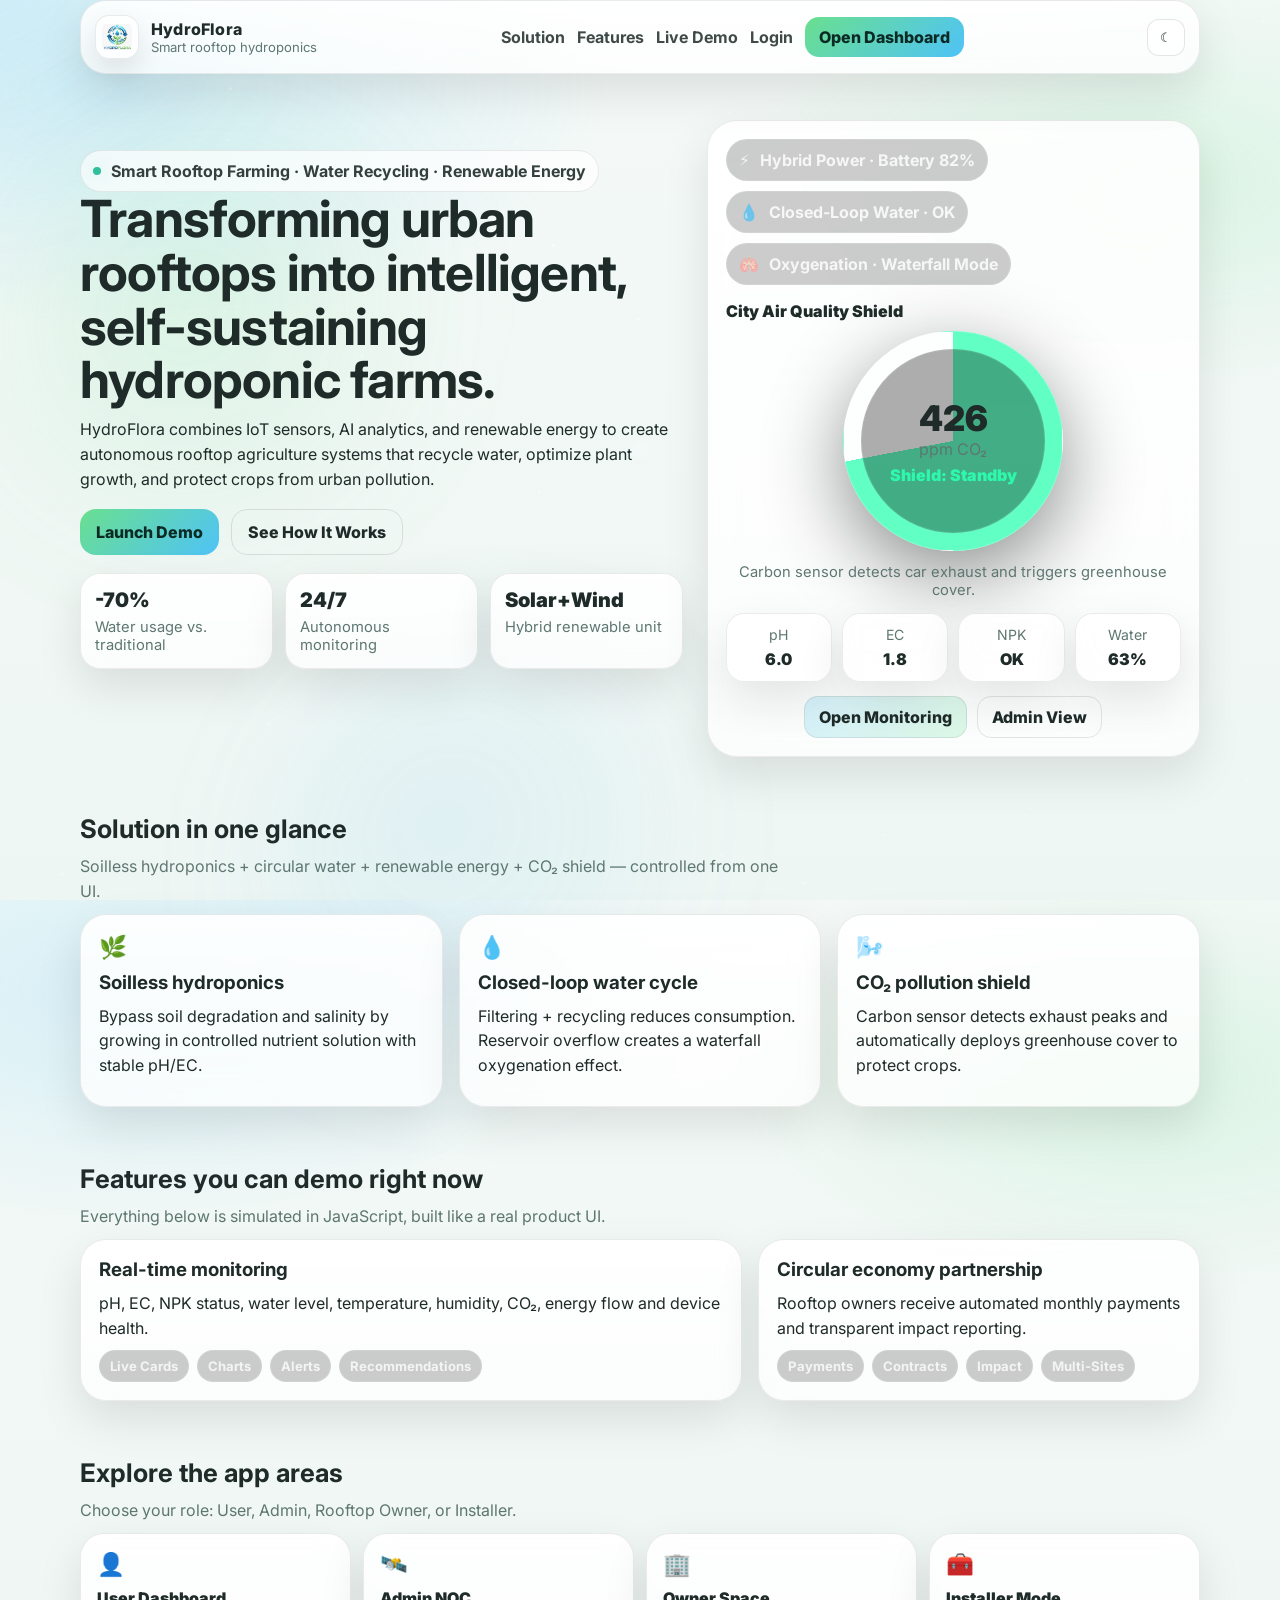
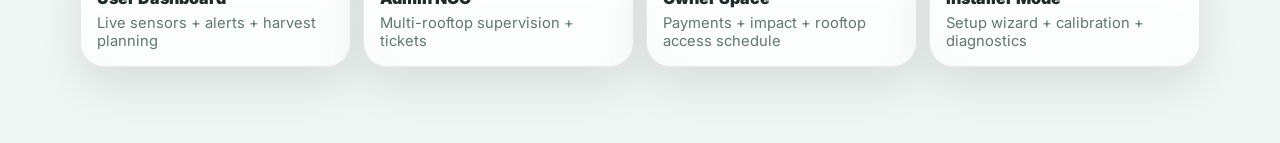
<file: index.html>
<!doctype html>
<html lang="en">
<head>
  <meta charset="utf-8" />
  <meta name="viewport" content="width=device-width,initial-scale=1" />
  <title>HydroFlora — Sustainable Growth, Infinite Greenery</title>

  <link rel="preconnect" href="https://fonts.googleapis.com">
  <link rel="preconnect" href="https://fonts.gstatic.com" crossorigin>
  <link href="https://fonts.googleapis.com/css2?family=Inter:wght@300;400;500;600;700;800&display=swap" rel="stylesheet">

  <link rel="stylesheet" href="assets/css/main.css" />
  <link rel="stylesheet" href="assets/css/components.css" />
  <link rel="stylesheet" href="assets/css/pages/landing.css" />
</head>

<body data-page="landing">
  <div class="bg-orb orb-a"></div>
  <div class="bg-orb orb-b"></div>
  <div class="bg-orb orb-c"></div>
  <canvas id="starfield" aria-hidden="true"></canvas>

  <header class="topbar glass">
    <div class="brand">
      <img class="app-logo" src="img/logo2.png" alt="HydroFlora logo" />
      <div>
        <div class="brand-name">HydroFlora</div>
        <div class="brand-tag">Smart rooftop hydroponics</div>
      </div>
    </div>

    <nav class="nav">
      <a class="nav-link" href="#solution">Solution</a>
      <a class="nav-link" href="#features">Features</a>
      <a class="nav-link" href="#dash">Live Demo</a>
      <a class="nav-link" href="pages/auth/login.html">Login</a>
      <a class="btn btn-primary" href="pages/user/dashboard.html">Open Dashboard</a>
    </nav>

    <button class="icon-btn" id="themeToggle" title="Toggle theme" aria-label="Toggle theme">
      <span class="icon">☾</span>
    </button>
  </header>

  <main class="container hero">
    <section class="hero-left">
      <div class="pill">
          <span class="dot dot-good"></span>
          Smart Rooftop Farming · Water Recycling · Renewable Energy
        </div>

        <h1 class="hero-title">
        Transforming urban rooftops into intelligent,
        self-sustaining hydroponic farms.
        </h1>

        <p>
        HydroFlora combines IoT sensors, AI analytics, and renewable energy
        to create autonomous rooftop agriculture systems that recycle water,
        optimize plant growth, and protect crops from urban pollution.
        </p>

      <div class="hero-cta">
        <a class="btn btn-primary btn-lg" href="pages/user/dashboard.html">Launch Demo</a>
        <a class="btn btn-ghost btn-lg" href="#solution">See How It Works</a>
      </div>

      <div class="hero-metrics">
        <div class="metric glass">
          <div class="metric-kpi">-70%</div>
          <div class="metric-label">Water usage vs. traditional</div>
        </div>
        <div class="metric glass">
          <div class="metric-kpi">24/7</div>
          <div class="metric-label">Autonomous monitoring</div>
        </div>
        <div class="metric glass">
          <div class="metric-kpi">Solar+Wind</div>
          <div class="metric-label">Hybrid renewable unit</div>
        </div>
      </div>
    </section>

    <section class="hero-right">
      <div class="hero-card glass tilt" id="tiltCard">
        <div class="hero-card-top">
          <div class="chip" id="model_response">
            <span class="chip-ic text-bold" >⚡</span>
            Hybrid Power · Battery 82%
          </div>
          <div class="chip">
            <span class="chip-ic">💧</span>
            Closed-Loop Water · OK
          </div>
          <div class="chip">
            <span class="chip-ic">🫁</span>
            Oxygenation · Waterfall Mode
          </div>
        </div>

        <div class="hero-gauge">
          <div class="gauge-title">City Air Quality Shield</div>
          <div class="gauge-ring" style="--p:72;">
            <div class="gauge-center">
              <div class="gauge-val" id="co2Val">425</div>
              <div class="gauge-unit">ppm CO₂</div>
              <div class="gauge-state" id="co2State">Shield: Active</div>
            </div>
          </div>
          <div class="gauge-hint">Carbon sensor detects car exhaust and triggers greenhouse cover.</div>
        </div>

        <div class="hero-mini">
          <div class="mini glass">
            <div class="mini-label">pH</div>
            <div class="mini-val" id="phVal">6.1</div>
          </div>
          <div class="mini glass">
            <div class="mini-label">EC</div>
            <div class="mini-val" id="ecVal">1.9</div>
          </div>
          <div class="mini glass">
            <div class="mini-label">NPK</div>
            <div class="mini-val" id="npkVal">OK</div>
          </div>
          <div class="mini glass">
            <div class="mini-label">Water</div>
            <div class="mini-val" id="wVal">68%</div>
          </div>
        </div>

        <div class="hero-card-actions">
          <a class="btn btn-soft" href="pages/user/monitoring.html">Open Monitoring</a>
          <a class="btn btn-ghost" href="pages/admin/rooftops.html">Admin View</a>
        </div>
      </div>
    </section>
  </main>

  <section id="solution" class="container section">
    <div class="section-head">
      <h2>Solution in one glance</h2>
      <p>Soilless hydroponics + circular water + renewable energy + CO₂ shield — controlled from one UI.</p>
    </div>

    <div class="grid-3">
      <article class="card glass">
        <div class="card-ic">🌿</div>
        <h3>Soilless hydroponics</h3>
        <p>Bypass soil degradation and salinity by growing in controlled nutrient solution with stable pH/EC.</p>
      </article>
      <article class="card glass">
        <div class="card-ic">💧</div>
        <h3>Closed-loop water cycle</h3>
        <p>Filtering + recycling reduces consumption. Reservoir overflow creates a waterfall oxygenation effect.</p>
      </article>
      <article class="card glass">
        <div class="card-ic">🌬️</div>
        <h3>CO₂ pollution shield</h3>
        <p>Carbon sensor detects exhaust peaks and automatically deploys greenhouse cover to protect crops.</p>
      </article>
    </div>
  </section>

  <section id="features" class="container section">
    <div class="section-head">
      <h2>Features you can demo right now</h2>
      <p>Everything below is simulated in JavaScript, built like a real product UI.</p>
    </div>

    <div class="grid-2">
      <div class="card glass">
        <h3>Real-time monitoring</h3>
        <p>pH, EC, NPK status, water level, temperature, humidity, CO₂, energy flow and device health.</p>
        <div class="tag-row">
          <span class="tag">Live Cards</span>
          <span class="tag">Charts</span>
          <span class="tag">Alerts</span>
          <span class="tag">Recommendations</span>
        </div>
      </div>
      <div class="card glass">
        <h3>Circular economy partnership</h3>
        <p>Rooftop owners receive automated monthly payments and transparent impact reporting.</p>
        <div class="tag-row">
          <span class="tag">Payments</span>
          <span class="tag">Contracts</span>
          <span class="tag">Impact</span>
          <span class="tag">Multi-Sites</span>
        </div>
      </div>
    </div>
  </section>

  <section id="dash" class="container section">
    <div class="section-head">
      <h2>Explore the app areas</h2>
      <p>Choose your role: User, Admin, Rooftop Owner, or Installer.</p>
    </div>

    <div class="role-grid">
      <a class="role glass" href="pages/user/dashboard.html">
        <div class="role-ic">👤</div>
        <div class="role-title">User Dashboard</div>
        <div class="role-sub">Live sensors + alerts + harvest planning</div>
      </a>
      <a class="role glass" href="pages/admin/rooftops.html">
        <div class="role-ic">🛰️</div>
        <div class="role-title">Admin NOC</div>
        <div class="role-sub">Multi-rooftop supervision + tickets</div>
      </a>
      <a class="role glass" href="pages/owner/payments.html">
        <div class="role-ic">🏢</div>
        <div class="role-title">Owner Space</div>
        <div class="role-sub">Payments + impact + rooftop access schedule</div>
      </a>
      <a class="role glass" href="pages/installer/setup-wizard.html">
        <div class="role-ic">🧰</div>
        <div class="role-title">Installer Mode</div>
        <div class="role-sub">Setup wizard + calibration + diagnostics</div>
      </a>
    </div>
  </section>

  <footer class="container footer">
    <div class="footer-left">
      <div class="brand small">
        
          
        </div>
      </div>
    </div>
    
  </footer>

  <div id="toastHost" class="toast-host" aria-live="polite" aria-atomic="true"></div>

  <script src="assets/js/app.js"></script>

  <script src="assets/js/ui/cursorFX.js"></script>
  <script src="assets/js/ui/animations.js"></script>
  <script>
    // Landing demo numbers (simple + wow)
    const co2Val = document.getElementById("co2Val");
    const co2State = document.getElementById("co2State");
    const phVal = document.getElementById("phVal");
    const ecVal = document.getElementById("ecVal");
    const wVal = document.getElementById("wVal");

    let t = 0;
    setInterval(() => {
      t++;
      const co2 = Math.round(420 + 15*Math.sin(t/12) + 8*Math.sin(t/5));
      const ph  = (6.0 + 0.15*Math.sin(t/10)).toFixed(1);
      const ec  = (1.8 + 0.2*Math.sin(t/14)).toFixed(1);
      const w   = Math.round(62 + 10*Math.sin(t/18));

      co2Val.textContent = co2;
      phVal.textContent = ph;
      ecVal.textContent = ec;
      wVal.textContent = `${w}%`;

      const shield = co2 > 430;
      co2State.textContent = shield ? "Shield: Active" : "Shield: Standby";
      co2State.classList.toggle("bad", shield);
    }, 900);
    async function predictWater() {

    const data = {
        pH: parseFloat(phVal.textContent),
        TDS: parseFloat(ecVal.textContent),
        water_level: parseFloat(wVal.textContent) / 100,
        DHT_temp: 2000,
        DHT_humidity: 40,
        water_temp: 1300
    };

    const response = await fetch("http://127.0.0.1:8000/predict", {
        method: "POST",
        headers: {
            "Content-Type": "application/json"
        },
        body: JSON.stringify(data)
    });

    const result = await response.json();

    console.log("Prediction:", result);

    if(result.water_change_needed == 1){
        document.getElementById("model_response").innerText = "Water change needed!";
        document.getElementById("model_response").style.color = "red";
    }
    else{
        document.getElementById("model_response").innerText = "Water conditions are good.";
        document.getElementById("model_response").style.color = "green";
    }

}
setInterval(predictWater, 5000);
  </script>
</body>
</html>
</file>
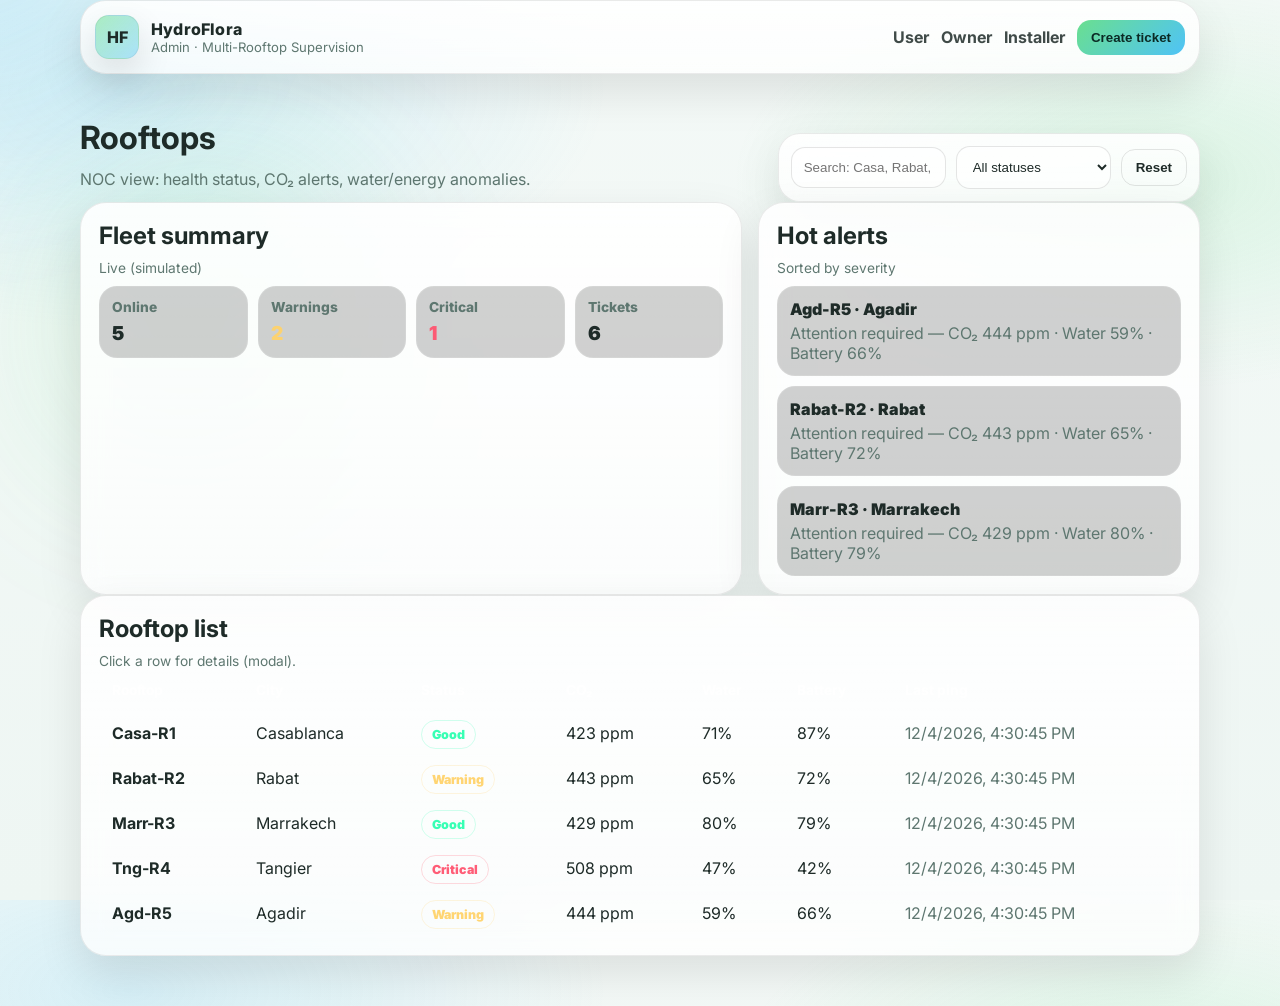
<file: pages/admin/rooftops.html>
<!doctype html>
<html lang="en">
<head>
  <meta charset="utf-8" />
  <meta name="viewport" content="width=device-width,initial-scale=1" />
  <title>HydroFlora — Admin NOC</title>
  <link rel="preconnect" href="https://fonts.googleapis.com">
  <link rel="preconnect" href="https://fonts.gstatic.com" crossorigin>
  <link href="https://fonts.googleapis.com/css2?family=Inter:wght@300;400;500;600;700;800&display=swap" rel="stylesheet">

  <link rel="stylesheet" href="../../assets/css/main.css" />
  <link rel="stylesheet" href="../../assets/css/components.css" />
  <link rel="stylesheet" href="../../assets/css/pages/admin.css" />
</head>

<body data-page="admin">
  <div class="bg-orb orb-a"></div>
  <div class="bg-orb orb-b"></div>

  <header class="topbar glass">
    <a class="brand" href="../../index.html">
      <div class="logo-mark">HF</div>
      <div class="brand-txt">
        <div class="brand-name">HydroFlora</div>
        <div class="brand-tag">Admin · Multi-Rooftop Supervision</div>
      </div>
    </a>

    <nav class="nav">
      <a class="nav-link" href="../user/dashboard.html">User</a>
      <a class="nav-link" href="../owner/payments.html">Owner</a>
      <a class="nav-link" href="../installer/setup-wizard.html">Installer</a>
      <button class="btn btn-primary" id="createTicket">Create ticket</button>
    </nav>
  </header>

  <main class="container admin">
    <div class="admin-head">
      <div>
        <h1>Rooftops</h1>
        <p class="muted">NOC view: health status, CO₂ alerts, water/energy anomalies.</p>
      </div>

      <div class="filters glass">
        <input class="input" id="q" placeholder="Search: Casa, Rabat, R1..." />
        <select class="input" id="status">
          <option value="all">All statuses</option>
          <option value="good">Good</option>
          <option value="warn">Warning</option>
          <option value="bad">Critical</option>
        </select>
        <button class="btn btn-ghost" id="reset">Reset</button>
      </div>
    </div>

    <section class="grid-2">
      <div class="card glass">
        <div class="card-head">
          <h2>Fleet summary</h2>
          <div class="muted small" id="fleetHint">Live (simulated)</div>
        </div>
        <div class="fleet-kpis">
          <div class="fleet-kpi">
            <div class="k">Online</div>
            <div class="v" id="kOnline">—</div>
          </div>
          <div class="fleet-kpi">
            <div class="k">Warnings</div>
            <div class="v warn" id="kWarn">—</div>
          </div>
          <div class="fleet-kpi">
            <div class="k">Critical</div>
            <div class="v bad" id="kBad">—</div>
          </div>
          <div class="fleet-kpi">
            <div class="k">Tickets</div>
            <div class="v" id="kTickets">—</div>
          </div>
        </div>
      </div>

      <div class="card glass">
        <div class="card-head">
          <h2>Hot alerts</h2>
          <div class="muted small">Sorted by severity</div>
        </div>
        <div id="hotAlerts" class="hot-alerts"></div>
      </div>
    </section>

    <section class="card glass">
      <div class="card-head">
        <h2>Rooftop list</h2>
        <div class="muted small">Click a row for details (modal).</div>
      </div>

      <div class="table-wrap">
        <table class="table">
          <thead>
            <tr>
              <th>Rooftop</th>
              <th>City</th>
              <th>Status</th>
              <th>CO₂</th>
              <th>Water</th>
              <th>Battery</th>
              <th>Last ping</th>
            </tr>
          </thead>
          <tbody id="rows"></tbody>
        </table>
      </div>
    </section>
  </main>

  <!-- Modal -->
  <div class="modal-backdrop" id="modalBackdrop" hidden></div>
  <div class="modal glass" id="modal" hidden role="dialog" aria-modal="true">
    <div class="modal-head">
      <div class="modal-title" id="modalTitle">Rooftop details</div>
      <button class="icon-btn" id="modalClose" aria-label="Close">✕</button>
    </div>
    <div class="modal-body" id="modalBody"></div>
  </div>

  <div id="toastHost" class="toast-host" aria-live="polite" aria-atomic="true"></div>

  <script src="../../assets/js/app.js"></script>
  <script src="../../assets/js/ui/toast.js"></script>
  <script src="../../assets/js/data/mockRooftops.js"></script>
  <script src="../../assets/js/pages/admin.js"></script>
</body>
</html>
</file>
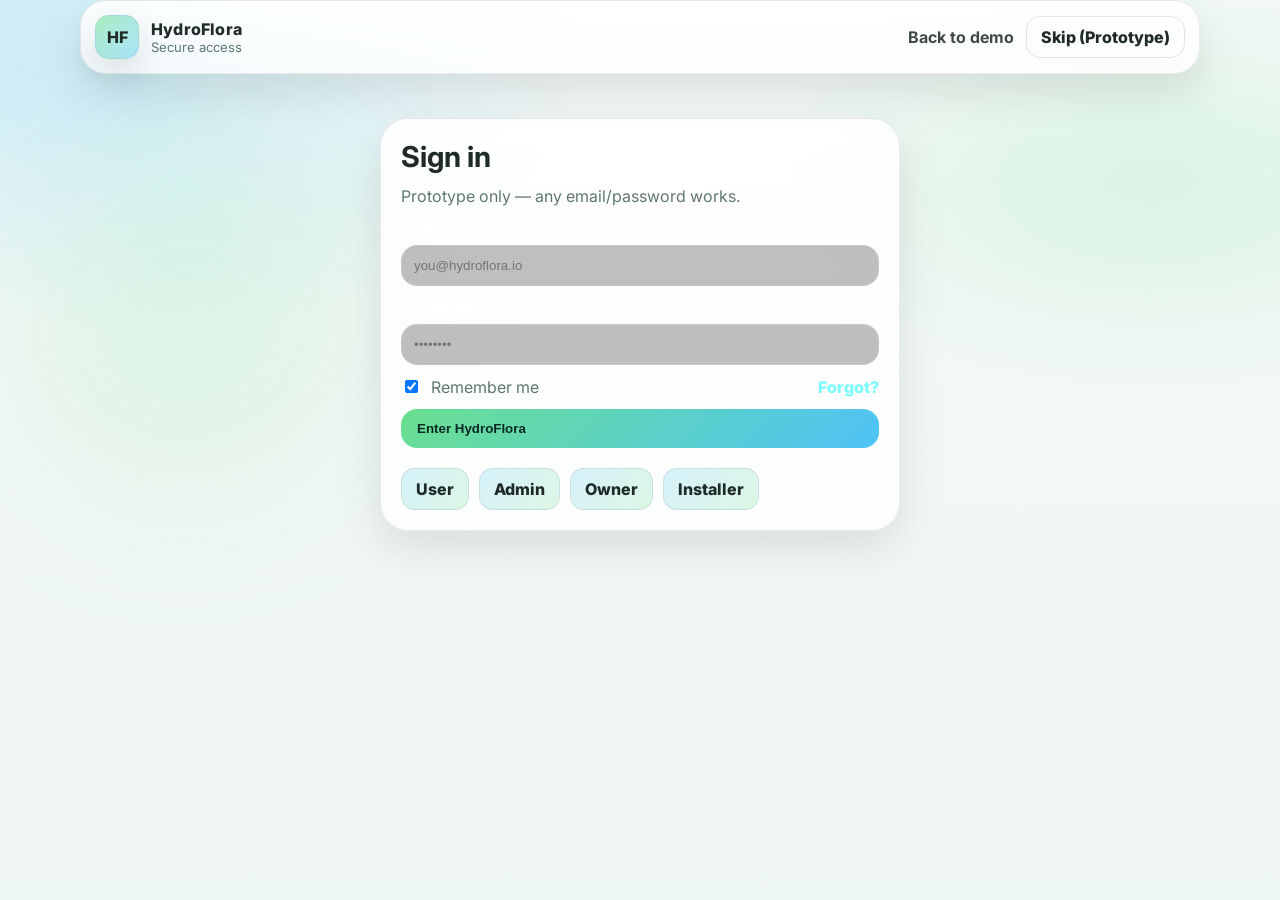
<file: pages/auth/login.html>
<!doctype html>
<html lang="en">
<head>
  <meta charset="utf-8" />
  <meta name="viewport" content="width=device-width,initial-scale=1" />
  <title>HydroFlora — Login</title>
  <link rel="preconnect" href="https://fonts.googleapis.com">
  <link rel="preconnect" href="https://fonts.gstatic.com" crossorigin>
  <link href="https://fonts.googleapis.com/css2?family=Inter:wght@300;400;500;600;700;800&display=swap" rel="stylesheet">
  <link rel="stylesheet" href="../../assets/css/main.css" />
  <link rel="stylesheet" href="../../assets/css/components.css" />
  <link rel="stylesheet" href="../../assets/css/pages/auth.css" />
</head>
<body data-page="login">
  <div class="bg-orb orb-a"></div>
  <div class="bg-orb orb-b"></div>

  <header class="topbar glass">
    <a class="brand" href="../../index.html">
      <div class="logo-mark">HF</div>
      <div class="brand-txt">
        <div class="brand-name">HydroFlora</div>
        <div class="brand-tag">Secure access</div>
      </div>
    </a>
    <nav class="nav">
      <a class="nav-link" href="../../index.html#dash">Back to demo</a>
      <a class="btn btn-ghost" href="../user/dashboard.html">Skip (Prototype)</a>
    </nav>
  </header>

  <main class="container auth-wrap">
    <section class="auth-card glass">
      <div class="auth-head">
        <h1>Sign in</h1>
        <p class="muted">Prototype only — any email/password works.</p>
      </div>

      <form id="loginForm" class="form">
        <label class="field">
          <span>Email</span>
          <input type="email" name="email" placeholder="you@hydroflora.io" required />
        </label>

        <label class="field">
          <span>Password</span>
          <input type="password" name="password" placeholder="••••••••" required />
        </label>

        <div class="row">
          <label class="check">
            <input type="checkbox" checked />
            <span>Remember me</span>
          </label>
          <a class="link" href="#" onclick="return false;">Forgot?</a>
        </div>

        <button class="btn btn-primary btn-lg" type="submit">Enter HydroFlora</button>

        <div class="quick-links">
          <a class="btn btn-soft" href="../user/dashboard.html">User</a>
          <a class="btn btn-soft" href="../admin/rooftops.html">Admin</a>
          <a class="btn btn-soft" href="../owner/payments.html">Owner</a>
          <a class="btn btn-soft" href="../installer/setup-wizard.html">Installer</a>
        </div>
      </form>
    </section>
  </main>

  <div id="toastHost" class="toast-host" aria-live="polite" aria-atomic="true"></div>

  <script src="../../assets/js/app.js"></script>
  <script src="../../assets/js/ui/toast.js"></script>
  <script>
    const form = document.getElementById("loginForm");
    form.addEventListener("submit", (e) => {
      e.preventDefault();
      window.HF.toast("Welcome back — redirecting to dashboard…", "good");
      setTimeout(() => location.href = "../user/dashboard.html", 650);
    });
  </script>
</body>
</html>
</file>
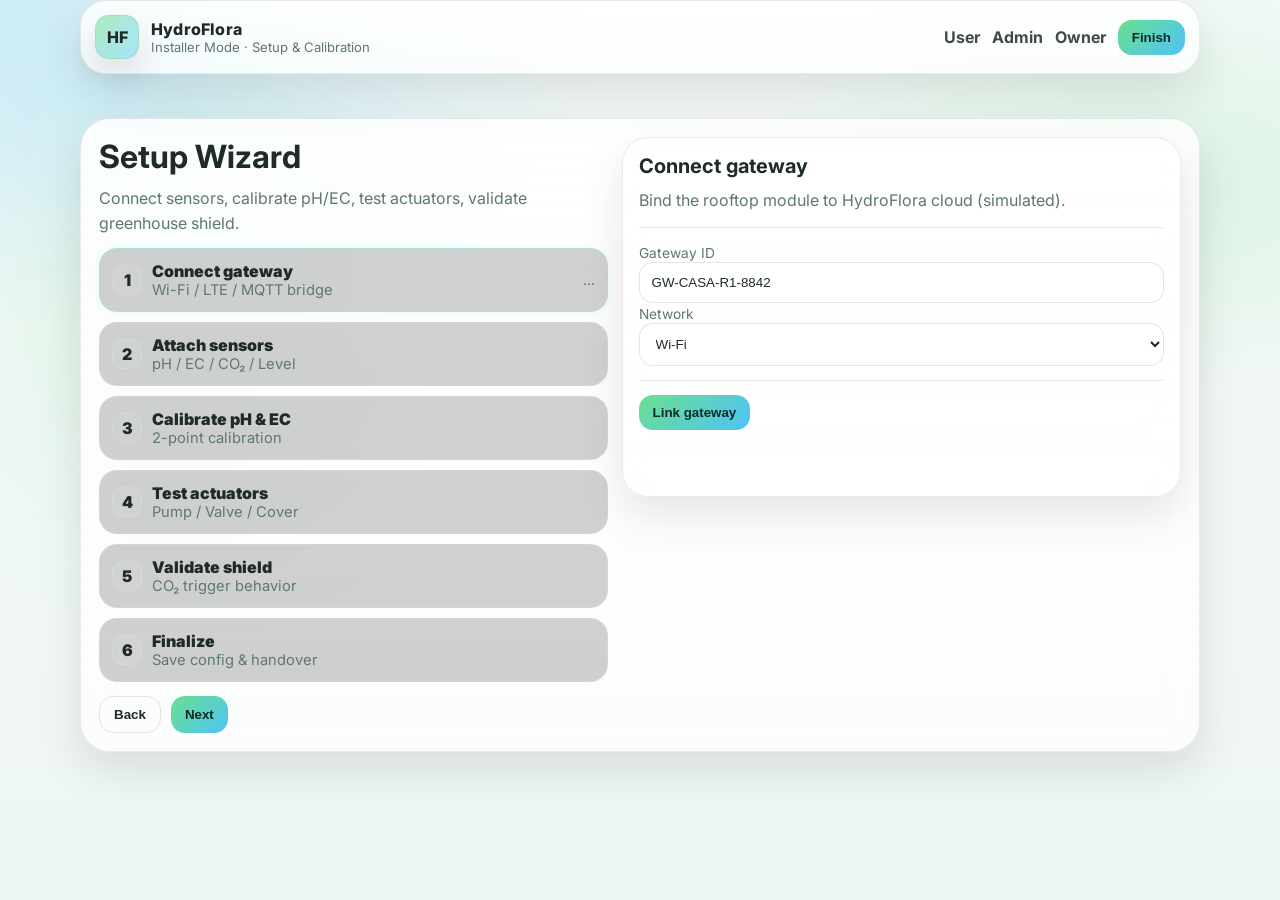
<file: pages/installer/setup-wizard.html>
<!doctype html>
<html lang="en">
<head>
  <meta charset="utf-8" />
  <meta name="viewport" content="width=device-width,initial-scale=1" />
  <title>HydroFlora — Installer Wizard</title>
  <link rel="preconnect" href="https://fonts.googleapis.com">
  <link rel="preconnect" href="https://fonts.gstatic.com" crossorigin>
  <link href="https://fonts.googleapis.com/css2?family=Inter:wght@300;400;500;600;700;800&display=swap" rel="stylesheet">

  <link rel="stylesheet" href="../../assets/css/main.css" />
  <link rel="stylesheet" href="../../assets/css/components.css" />
  <link rel="stylesheet" href="../../assets/css/pages/installer.css" />
</head>

<body data-page="installer">
  <div class="bg-orb orb-a"></div>
  <div class="bg-orb orb-b"></div>

  <header class="topbar glass">
    <a class="brand" href="../../index.html">
      <div class="logo-mark">HF</div>
      <div class="brand-txt">
        <div class="brand-name">HydroFlora</div>
        <div class="brand-tag">Installer Mode · Setup & Calibration</div>
      </div>
    </a>

    <nav class="nav">
      <a class="nav-link" href="../user/dashboard.html">User</a>
      <a class="nav-link" href="../admin/rooftops.html">Admin</a>
      <a class="nav-link" href="../owner/payments.html">Owner</a>
      <button class="btn btn-primary" id="finishBtn">Finish</button>
    </nav>
  </header>

  <main class="container installer">
    <div class="wizard glass">
      <div class="wizard-left">
        <h1>Setup Wizard</h1>
        <p class="muted">Connect sensors, calibrate pH/EC, test actuators, validate greenhouse shield.</p>

        <div class="steps" id="steps"></div>

        <div class="wizard-actions">
          <button class="btn btn-ghost" id="prevBtn">Back</button>
          <button class="btn btn-primary" id="nextBtn">Next</button>
        </div>
      </div>

      <div class="wizard-right">
        <div class="panel glass" id="panel"></div>
      </div>
    </div>
  </main>

  <div id="toastHost" class="toast-host" aria-live="polite" aria-atomic="true"></div>

  <script src="../../assets/js/app.js"></script>
  <script src="../../assets/js/ui/toast.js"></script>
  <script src="../../assets/js/pages/installer.js"></script>
</body>
</html>
</file>
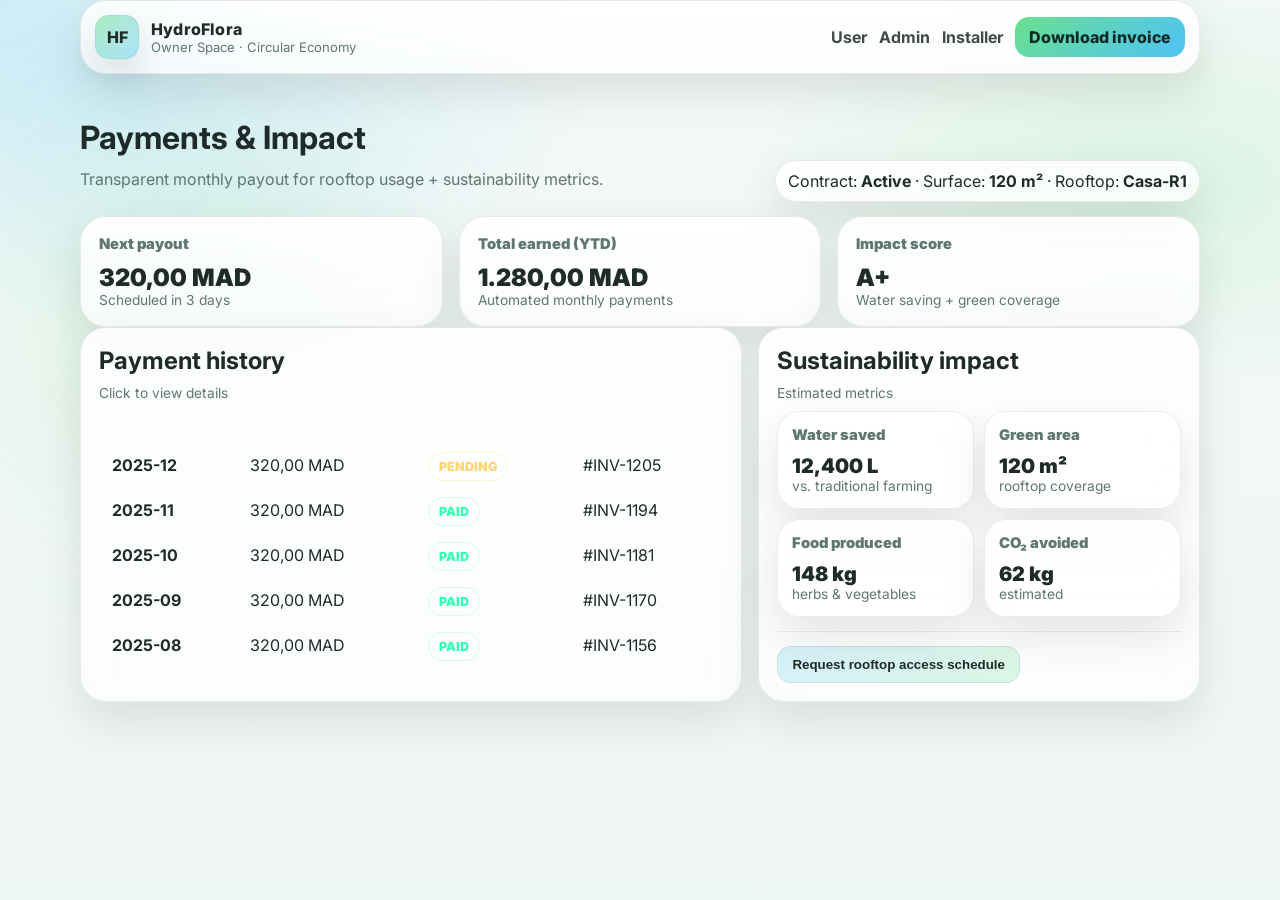
<file: pages/owner/payments.html>
<!doctype html>
<html lang="en">
<head>
  <meta charset="utf-8" />
  <meta name="viewport" content="width=device-width,initial-scale=1" />
  <title>HydroFlora — Rooftop Owner</title>
  <link rel="preconnect" href="https://fonts.googleapis.com">
  <link rel="preconnect" href="https://fonts.gstatic.com" crossorigin>
  <link href="https://fonts.googleapis.com/css2?family=Inter:wght@300;400;500;600;700;800&display=swap" rel="stylesheet">

  <link rel="stylesheet" href="../../assets/css/main.css" />
  <link rel="stylesheet" href="../../assets/css/components.css" />
  <link rel="stylesheet" href="../../assets/css/pages/owner.css" />
</head>

<body data-page="owner">
  <div class="bg-orb orb-a"></div>
  <div class="bg-orb orb-b"></div>

  <header class="topbar glass">
    <a class="brand" href="../../index.html">
      <div class="logo-mark">HF</div>
      <div class="brand-txt">
        <div class="brand-name">HydroFlora</div>
        <div class="brand-tag">Owner Space · Circular Economy</div>
      </div>
    </a>

    <nav class="nav">
      <a class="nav-link" href="../user/dashboard.html">User</a>
      <a class="nav-link" href="../admin/rooftops.html">Admin</a>
      <a class="nav-link" href="../installer/setup-wizard.html">Installer</a>
      <a class="btn btn-primary" href="#">Download invoice</a>
    </nav>
  </header>

  <main class="container owner">
    <div class="owner-head">
      <div>
        <h1>Payments & Impact</h1>
        <p class="muted">Transparent monthly payout for rooftop usage + sustainability metrics.</p>
      </div>
      <div class="owner-pill glass">
        Contract: <strong>Active</strong> · Surface: <strong>120 m²</strong> · Rooftop: <strong>Casa-R1</strong>
      </div>
    </div>

    <section class="grid-3">
      <div class="card glass">
        <div class="k">Next payout</div>
        <div class="v" id="nextPayout"> 300 MAD</div>
        <div class="muted small">Scheduled in 3 days</div>
      </div>
      <div class="card glass">
        <div class="k">Total earned (YTD)</div>
        <div class="v" id="earned"> 2,560 MAD</div>
        <div class="muted small">Automated monthly payments</div>
      </div>
      <div class="card glass">
        <div class="k">Impact score</div>
        <div class="v" id="impact">A+</div>
        <div class="muted small">Water saving + green coverage</div>
      </div>
    </section>

    <section class="grid-2">
      <div class="card glass">
        <div class="card-head">
          <h2>Payment history</h2>
          <div class="muted small">Click to view details</div>
        </div>
        <div class="table-wrap">
          <table class="table">
            <thead>
              <tr>
                <th>Month</th>
                <th>Amount</th>
                <th>Status</th>
                <th>Invoice</th>
              </tr>
            </thead>
            <tbody id="payRows"></tbody>
          </table>
        </div>
      </div>

      <div class="card glass">
        <div class="card-head">
          <h2>Sustainability impact</h2>
          <div class="muted small">Estimated metrics</div>
        </div>

        <div class="impact-grid">
          <div class="impact-box glass">
            <div class="k">Water saved</div>
            <div class="v" id="waterImpact">—</div>
            <div class="muted small">vs. traditional farming</div>
          </div>
          <div class="impact-box glass">
            <div class="k">Green area</div>
            <div class="v" id="greenArea">—</div>
            <div class="muted small">rooftop coverage</div>
          </div>
          <div class="impact-box glass">
            <div class="k">Food produced</div>
            <div class="v" id="foodProduced">—</div>
            <div class="muted small">herbs & vegetables</div>
          </div>
          <div class="impact-box glass">
            <div class="k">CO₂ avoided</div>
            <div class="v" id="co2Impact">—</div>
            <div class="muted small">estimated</div>
          </div>
        </div>

        <div class="hr"></div>
        <button class="btn btn-soft" id="requestAccess">Request rooftop access schedule</button>
      </div>
    </section>
  </main>

  <div id="toastHost" class="toast-host" aria-live="polite" aria-atomic="true"></div>

  <script src="../../assets/js/app.js"></script>
  <script src="../../assets/js/ui/toast.js"></script>
  <script src="../../assets/js/data/mockPayments.js"></script>
  <script src="../../assets/js/pages/owner.js"></script>
</body>
</html>
</file>
<file: assets/css/main.css>
:root{
    /* =========================
       LIGHT THEME (DEFAULT)
       ========================= */
    --bg0:#f4f9f7;
    --bg1:#eef6f3;
  
    --glass: rgba(255,255,255,.75);
    --glass2: rgba(255,255,255,.65);
    --stroke: rgba(0,0,0,.08);
  
    --txt: #1e2b28;
    --muted: #5e7770;
  
    --good:#2fbf9b;
    --warn:#f0b429;
    --bad:#e5533d;
  
    --acc:#4fc3f7;
    --acc2:#6adf8f;
  
    --shadow: 0 18px 45px rgba(0,0,0,.10);
    --r: 18px;
    --r2: 26px;
  }

#starfield{
position:fixed;
top:0;
left:0;
width:100%;
height:100%;
z-index:-1;
pointer-events:none;
}
  
  /* =========================
     DARK THEME (OVERRIDES)
     Activate with: <html class="theme-dark">
     ========================= */
  html.theme-dark{
    --bg0:#05070a;
    --bg1:#0b1220;
  
    --glass: rgba(255,255,255,.08);
    --glass2: rgba(255,255,255,.06);
    --stroke: rgba(255,255,255,.12);
  
    --txt: rgba(255,255,255,.92);
    --muted: rgba(255,255,255,.62);
  
    --good:#2dffb0;
    --warn:#ffd36b;
    --bad:#ff5470;
  
    --acc:#6dfcff;
    --acc2:#7c5cff;
  
    --shadow: 0 18px 70px rgba(0,0,0,.45);
  }
  
  *{box-sizing:border-box}
  html,body{height:100%}
  
  body{
    margin:0;
    font-family: Inter, system-ui, -apple-system, Segoe UI, Roboto, Arial, sans-serif;
    color:var(--txt);
    background:
      radial-gradient(800px 400px at 10% 10%, rgba(79,195,247,.18), transparent 60%),
      radial-gradient(700px 350px at 90% 20%, rgba(106,223,143,.18), transparent 60%),
      linear-gradient(180deg, var(--bg0), var(--bg1));
    overflow-x:hidden;
  }
  
  /* Dark theme background accents (optional: slightly stronger) */
  html.theme-dark body{
    background:
      radial-gradient(1200px 600px at 10% 10%, rgba(109,252,255,.10), transparent 60%),
      radial-gradient(1000px 500px at 90% 20%, rgba(124,92,255,.10), transparent 60%),
      radial-gradient(1000px 600px at 50% 100%, rgba(45,255,176,.08), transparent 60%),
      linear-gradient(180deg, var(--bg0), var(--bg1));
  }
  
  a{color:inherit; text-decoration:none}
  h1,h2,h3{margin:0 0 10px}
  p{margin:0 0 10px; line-height:1.55}
  .small{font-size:.86rem}
  .muted{color:var(--muted)}
  .container{width:min(1120px, calc(100% - 40px)); margin:0 auto}
  
  .glass{
    background: linear-gradient(180deg, rgba(255,255,255,.90), rgba(255,255,255,.75));
    border: 1px solid var(--stroke);
    box-shadow: var(--shadow);
    backdrop-filter: blur(14px);
  }
  
  /* Dark glass variant (a bit darker) */
  html.theme-dark .glass{
    background: linear-gradient(180deg, rgba(255,255,255,.10), rgba(255,255,255,.05));
    backdrop-filter: blur(16px);
  }
  
  .bg-orb{
    position:fixed; inset:auto auto 0 0;
    width:520px; height:520px;
    border-radius:999px;
    filter: blur(70px);
    opacity:.55;
    pointer-events:none;
    z-index:-2;
  }
  
  /* Light orbs */
  .orb-a{left:-180px; top:-220px; background: radial-gradient(circle at 30% 30%, rgba(79,195,247,.38), transparent 55%)}
  .orb-b{right:-220px; top:120px; background: radial-gradient(circle at 35% 35%, rgba(106,223,143,.38), transparent 55%)}
  .orb-c{left:20%; bottom:-260px; background: radial-gradient(circle at 35% 35%, rgba(79,195,247,.22), transparent 60%)}
  
  /* Dark orbs (override) */
  html.theme-dark .orb-a{background: radial-gradient(circle at 30% 30%, rgba(109,252,255,.55), transparent 55%)}
  html.theme-dark .orb-b{background: radial-gradient(circle at 35% 35%, rgba(124,92,255,.55), transparent 55%)}
  html.theme-dark .orb-c{background: radial-gradient(circle at 35% 35%, rgba(45,255,176,.40), transparent 60%)}
  
  .hr{height:1px; background: rgba(0,0,0,.08); margin:14px 0}
  html.theme-dark .hr{background: rgba(255,255,255,.10)}
  
  .icon-btn{
    border:1px solid rgba(0,0,0,.10);
    background:rgba(255,255,255,.75);
    color:var(--txt);
    border-radius:12px;
    padding:10px 12px;
    cursor:pointer;
  }
  .icon-btn:hover{background:rgba(255,255,255,.92)}
  
  html.theme-dark .icon-btn{
    border:1px solid rgba(255,255,255,.12);
    background:rgba(255,255,255,.06);
  }
  html.theme-dark .icon-btn:hover{background:rgba(255,255,255,.10)}
  
  .input{
    width:100%;
    padding:12px 12px;
    border-radius:14px;
    border:1px solid rgba(0,0,0,.10);
    background:rgba(255,255,255,.65);
    color:var(--txt);
    outline:none;
  }
  .input:focus{border-color: rgba(79,195,247,.45); box-shadow: 0 0 0 4px rgba(79,195,247,.12)}
  
  html.theme-dark .input{
    border:1px solid rgba(255,255,255,.12);
    background:rgba(0,0,0,.25);
  }
  html.theme-dark .input:focus{border-color: rgba(109,252,255,.35); box-shadow: 0 0 0 4px rgba(109,252,255,.08)}
</file>
<file: assets/css/components.css>
.topbar{
    position:sticky;
    top:0;
    margin:0 auto;
    width:min(1120px, calc(100% - 40px));
    border-radius: var(--r2);
    padding:14px;
    display:flex;
    align-items:center;
    justify-content:space-between;
    z-index:20;
    }
  
  .brand{display:flex; align-items:center; gap:12px}
  .logo-mark{
    width:44px; height:44px; border-radius:14px;
    display:grid; place-items:center;
    font-weight:800;
    background: linear-gradient(135deg, rgba(106,223,143,.55), rgba(79,195,247,.45));
    border:1px solid rgba(0,0,0,.06);
    box-shadow: 0 14px 35px rgba(0,0,0,.12);
  }
  html.theme-dark .logo-mark{
    background: linear-gradient(135deg, rgba(45,255,176,.35), rgba(109,252,255,.18));
    border:1px solid rgba(255,255,255,.14);
    box-shadow: 0 14px 35px rgba(0,0,0,.35);
  }
  
  .brand-name{font-weight:800; letter-spacing:.2px}
  .brand-tag{font-size:.82rem; color:var(--muted)}
  
  .nav{display:flex; align-items:center; gap:12px; flex-wrap:wrap; justify-content:flex-end}
  .nav-link{opacity:.85; font-weight:700}
  .nav-link:hover{opacity:1}
  
  .btn{
    border:1px solid rgba(0,0,0,.10);
    padding:10px 14px;
    border-radius: 14px;
    background: rgba(255,255,255,.78);
    cursor:pointer;
    font-weight:800;
    display:inline-flex; align-items:center; gap:10px;
    color: var(--txt);
  }
  .btn:hover{background: rgba(255,255,255,.95)}
  .btn-lg{padding:12px 16px; border-radius:16px}
  
  .btn-primary{
    background: linear-gradient(135deg, #6adf8f, #4fc3f7);
    color:#0b2a24;
    border:none;
  }
  .btn-primary:hover{filter: brightness(1.05)}
  
  .btn-ghost{background: transparent}
  .btn-soft{
    background: linear-gradient(135deg, rgba(79,195,247,.22), rgba(106,223,143,.22));
    border: 1px solid rgba(0,0,0,.08);
  }
  .btn-soft:hover{background: linear-gradient(135deg, rgba(79,195,247,.30), rgba(106,223,143,.30))}
  
  html.theme-dark .btn{
    border:1px solid rgba(255,255,255,.14);
    background: rgba(255,255,255,.06);
    color: var(--txt);
  }
  html.theme-dark .btn:hover{background: rgba(255,255,255,.10)}
  html.theme-dark .btn-primary{
    border:none;
    background: linear-gradient(135deg, rgba(109,252,255,.18), rgba(45,255,176,.14));
    color: rgba(255,255,255,.92);
  }
  html.theme-dark .btn-soft{
    border:1px solid rgba(255,255,255,.14);
    background: linear-gradient(135deg, rgba(124,92,255,.12), rgba(255,255,255,.05));
  }
  
  .pill{
    display:inline-flex; align-items:center; gap:10px;
    padding:10px 12px;
    border-radius: 999px;
    border:1px solid rgba(0,0,0,.08);
    background: rgba(255,255,255,.70);
    color: rgba(30,43,40,.90);
    font-weight:700;
  }
  html.theme-dark .pill{
    border:1px solid rgba(255,255,255,.12);
    background: rgba(0,0,0,.18);
    color: rgba(255,255,255,.82);
  }
  
  .mini-pill{padding:8px 10px; font-size:.88rem}
  .dot{width:8px; height:8px; border-radius:999px; display:inline-block}
  .dot-good{background:var(--good); box-shadow:0 0 18px rgba(47,191,155,.35)}
  .dot-warn{background:var(--warn); box-shadow:0 0 18px rgba(240,180,41,.30)}
  .dot-bad{background:var(--bad); box-shadow:0 0 18px rgba(229,83,61,.30)}
  html.theme-dark .dot-good{box-shadow:0 0 18px rgba(45,255,176,.55)}
  html.theme-dark .dot-warn{box-shadow:0 0 18px rgba(255,211,107,.45)}
  html.theme-dark .dot-bad{box-shadow:0 0 18px rgba(255,84,112,.45)}
  
  .badge{
    font-size:.78rem;
    padding:6px 10px;
    border-radius: 999px;
    border: 1px solid rgba(0,0,0,.10);
    background: rgba(255,255,255,.65);
    font-weight:900;
  }
  .badge.good{border-color: rgba(47,191,155,.24); color: rgba(15,110,90,.95)}
  .badge.warn{border-color: rgba(240,180,41,.28); color: rgba(140,92,10,.95)}
  .badge.bad{border-color: rgba(229,83,61,.26); color: rgba(170,45,30,.95)}
  
  html.theme-dark .badge{
    border: 1px solid rgba(255,255,255,.14);
    background: rgba(0,0,0,.20);
  }
  html.theme-dark .badge.good{border-color: rgba(45,255,176,.22); color: rgba(45,255,176,.95)}
  html.theme-dark .badge.warn{border-color: rgba(255,211,107,.22); color: rgba(255,211,107,.95)}
  html.theme-dark .badge.bad{border-color: rgba(255,84,112,.22); color: rgba(255,84,112,.95)}
  
  .card{border-radius: var(--r2); padding:18px}
  .card-ic{font-size:1.4rem; margin-bottom:10px}
  
  .grid-2{display:grid; grid-template-columns: 1.2fr .8fr; gap:16px}
  .grid-3{display:grid; grid-template-columns: repeat(3, 1fr); gap:16px}
  @media (max-width: 980px){
    .grid-2{grid-template-columns:1fr}
    .grid-3{grid-template-columns:1fr}
    .nav{gap:10px}
  }
  
  .toast-host{
    position:fixed; right:18px; bottom:18px;
    display:flex; flex-direction:column; gap:10px;
    z-index:50;
  }
  .toast{
    width:min(360px, calc(100vw - 36px));
    border-radius: 18px;
    padding:12px 12px;
    display:flex; gap:12px; align-items:flex-start;
  }
  .toast .ic{width:34px; height:34px; border-radius:14px; display:grid; place-items:center; font-weight:900}
  .toast.good .ic{background: rgba(47,191,155,.16); border:1px solid rgba(47,191,155,.26)}
  .toast.warn .ic{background: rgba(240,180,41,.14); border:1px solid rgba(240,180,41,.24)}
  .toast.bad  .ic{background: rgba(229,83,61,.14); border:1px solid rgba(229,83,61,.24)}
  html.theme-dark .toast.good .ic{background: rgba(45,255,176,.18); border:1px solid rgba(45,255,176,.28)}
  html.theme-dark .toast.warn .ic{background: rgba(255,211,107,.16); border:1px solid rgba(255,211,107,.26)}
  html.theme-dark .toast.bad  .ic{background: rgba(255,84,112,.16); border:1px solid rgba(255,84,112,.26)}
  .toast .t{font-weight:900}
  .toast .m{color: var(--muted); font-size:.92rem; margin-top:2px}
  
  .modal-backdrop{
    position:fixed; inset:0;
    background: rgba(0,0,0,.40);
    backdrop-filter: blur(6px);
    z-index:60;
  }
  html.theme-dark .modal-backdrop{background: rgba(0,0,0,.55)}
  
  .modal{
    position:fixed;
    left:50%; top:50%;
    transform: translate(-50%, -50%);
    width:min(720px, calc(100% - 36px));
    border-radius: 26px;
    padding:14px;
    z-index:61;
  }
  .modal-head{display:flex; align-items:center; justify-content:space-between; padding:6px 6px 10px}
  .modal-title{font-weight:950}
  .modal-body{padding:6px}
  .app-logo{
    width: 44px;
    height: 44px;
    border-radius: 14px;
    object-fit: contain;
    background: rgba(255,255,255,.65);
    border: 1px solid rgba(0,0,0,.08);
    padding: 6px;
    box-shadow: 0 12px 28px rgba(0,0,0,.10);
  }
  
  html.theme-dark .app-logo{
    background: rgba(255,255,255,.06);
    border: 1px solid rgba(255,255,255,.12);
    box-shadow: 0 12px 28px rgba(0,0,0,.35);
  }
</file>
<file: assets/css/pages/landing.css>
.hero{display:grid; grid-template-columns: 1.1fr .9fr; gap:24px; padding:46px 0 10px}
.hero-left{padding-top:30px}
.hero-title{font-size: clamp(2rem, 4.2vw, 3.2rem); line-height:1.05; letter-spacing:-.8px}
.hero-sub{max-width:56ch; color:rgba(255,255,255,.72); font-size:1.05rem}
.txt-glow{color:rgba(255,255,255,.98); text-shadow: 0 0 18px rgba(109,252,255,.16)}
.hero-cta{display:flex; gap:12px; margin:18px 0 18px; flex-wrap:wrap}
.hero-metrics{display:grid; grid-template-columns: repeat(3, 1fr); gap:12px; margin-top:14px}
.metric{border-radius: 20px; padding:14px}
.metric-kpi{font-weight:900; font-size:1.25rem}
.metric-label{color:var(--muted); margin-top:6px; font-size:.92rem}

.hero-card{border-radius: 30px; padding:18px}
.hero-card-top{display:flex; flex-wrap:wrap; gap:10px; margin-bottom:16px}
.chip{
  padding:10px 12px;
  border-radius: 999px;
  background: rgba(0,0,0,.20);
  border:1px solid rgba(255,255,255,.12);
  color:rgba(255,255,255,.84);
  display:inline-flex; gap:10px; align-items:center;
  font-weight:700;
}
.chip-ic{opacity:.9}

.hero-gauge{margin:12px 0 12px}
.gauge-title{font-weight:900; margin-bottom:10px}
.gauge-ring{
  width:220px; height:220px; border-radius:999px;
  margin:0 auto;
  background:
    conic-gradient(rgba(45,255,176,.75) calc(var(--p)*1%), rgba(255,255,255,.10) 0);
  display:grid; place-items:center;
  box-shadow: 0 24px 80px rgba(0,0,0,.45);
  border:1px solid rgba(255,255,255,.12);
}
.gauge-ring::before{
  content:"";
  width:182px; height:182px; border-radius:999px;
  background: rgba(0,0,0,.32);
  border:1px solid rgba(255,255,255,.10);
  position:absolute;
}
.gauge-center{position:relative; text-align:center}
.gauge-val{font-weight:950; font-size:2.2rem}
.gauge-unit{color:var(--muted)}
.gauge-state{margin-top:6px; font-weight:900; color:rgba(45,255,176,.92)}
.gauge-state.bad{color:rgba(255,84,112,.95)}
.gauge-hint{color:var(--muted); margin-top:12px; text-align:center; font-size:.92rem}

.hero-mini{display:grid; grid-template-columns: repeat(4, 1fr); gap:10px; margin-top:14px}
.mini{border-radius:18px; padding:12px; text-align:center}
.mini-label{color:var(--muted); font-size:.88rem}
.mini-val{font-weight:900; margin-top:6px}

.hero-card-actions{display:flex; gap:10px; justify-content:center; margin-top:14px; flex-wrap:wrap}

.section{padding:46px 0 10px}
.section-head h2{font-size:1.6rem}
.section-head p{color:var(--muted); max-width:70ch}

.tag-row{display:flex; gap:8px; flex-wrap:wrap; margin-top:10px}
.tag{
  padding:7px 10px;
  border-radius:999px;
  border:1px solid rgba(255,255,255,.12);
  background: rgba(0,0,0,.20);
  color: rgba(255,255,255,.78);
  font-weight:700;
  font-size:.82rem;
}

.role-grid{display:grid; grid-template-columns: repeat(4, 1fr); gap:12px}
.role{border-radius:24px; padding:16px; transition: transform .15s ease}
.role:hover{transform: translateY(-4px)}
.role-ic{font-size:1.4rem}
.role-title{font-weight:900; margin-top:10px}
.role-sub{color:var(--muted); margin-top:6px; font-size:.92rem}
.footer{padding:26px 0 40px; display:flex; align-items:center; justify-content:space-between; gap:14px}
.brand.small .logo-mark{width:38px; height:38px; border-radius:13px}
@media (max-width: 980px){
  .hero{grid-template-columns:1fr}
  .hero-metrics{grid-template-columns:1fr}
  .hero-mini{grid-template-columns: repeat(2, 1fr)}
  .role-grid{grid-template-columns:1fr}
}
</file>
<file: assets/css/pages/admin.css>
.admin{padding:26px 0 50px}
.admin-head{display:flex; align-items:flex-end; justify-content:space-between; gap:16px; margin-top:18px}
.admin-head h1{font-size:2rem}
.filters{border-radius:22px; padding:12px; display:flex; gap:10px; align-items:center; min-width:380px}
.table-wrap{overflow:auto; border-radius:22px; border:1px solid rgba(255,255,255,.10)}
.table{width:100%; border-collapse:collapse; min-width:760px}
.table th,.table td{padding:12px 12px; text-align:left; border-bottom:1px solid rgba(255,255,255,.08)}
.table th{color:rgba(255,255,255,.78); font-size:.86rem}
.row-badge{padding:6px 10px; border-radius:999px; font-weight:900; font-size:.78rem; border:1px solid rgba(255,255,255,.14)}
.row-badge.good{color:rgba(45,255,176,.95); border-color: rgba(45,255,176,.22)}
.row-badge.warn{color:rgba(255,211,107,.95); border-color: rgba(255,211,107,.22)}
.row-badge.bad{color:rgba(255,84,112,.95); border-color: rgba(255,84,112,.22)}
.fleet-kpis{display:grid; grid-template-columns: repeat(4, 1fr); gap:10px; margin-top:10px}
.fleet-kpi{border-radius:18px; padding:12px; border:1px solid rgba(255,255,255,.10); background: rgba(0,0,0,.18)}
.fleet-kpi .k{color:var(--muted); font-weight:800; font-size:.86rem}
.fleet-kpi .v{font-weight:950; font-size:1.2rem; margin-top:6px}
.v.warn{color:rgba(255,211,107,.95)}
.v.bad{color:rgba(255,84,112,.95)}
.hot-alerts{display:flex; flex-direction:column; gap:10px; margin-top:10px}
.hot{
  border-radius:18px;
  padding:12px;
  border:1px solid rgba(255,255,255,.10);
  background: rgba(0,0,0,.18);
}
.hot .t{font-weight:900}
.hot .m{color:var(--muted); margin-top:4px}
</file>
<file: assets/css/pages/auth.css>
.auth-wrap{padding:44px 0 60px; display:grid; place-items:center}
.auth-card{width:min(520px, 100%); border-radius:28px; padding:20px}
.auth-head h1{font-size:1.8rem}
.form{display:flex; flex-direction:column; gap:12px; margin-top:10px}
.field{display:flex; flex-direction:column; gap:8px}
.field span{font-weight:800; font-size:.92rem; color:rgba(255,255,255,.84)}
.field input{
  padding:12px 12px;
  border-radius:16px;
  border:1px solid rgba(255,255,255,.12);
  background: rgba(0,0,0,.25);
  color:var(--txt);
  outline:none;
}
.row{display:flex; align-items:center; justify-content:space-between}
.check{display:flex; gap:10px; align-items:center; color:var(--muted)}
.link{color:rgba(109,252,255,.9); font-weight:800}
.link:hover{text-decoration:underline}
.quick-links{display:flex; gap:10px; flex-wrap:wrap; margin-top:8px}
</file>
<file: assets/css/pages/installer.css>
.installer{padding:26px 0 60px}
.wizard{
  margin-top:18px;
  border-radius: 30px;
  padding:18px;
  display:grid;
  grid-template-columns: 1fr 1.1fr;
  gap:14px;
}
.wizard-left h1{font-size:2rem}
.steps{display:flex; flex-direction:column; gap:10px; margin-top:12px}
.step{
  border-radius:18px;
  padding:12px;
  border:1px solid rgba(255,255,255,.10);
  background: rgba(0,0,0,.18);
  display:flex; gap:10px; align-items:center; justify-content:space-between;
}
.step .l{display:flex; gap:10px; align-items:center}
.step .n{
  width:30px; height:30px; border-radius:12px;
  display:grid; place-items:center;
  border:1px solid rgba(255,255,255,.12);
  background: rgba(255,255,255,.06);
  font-weight:950;
}
.step.active{border-color: rgba(109,252,255,.22); box-shadow: 0 0 0 4px rgba(109,252,255,.06)}
.step.done .n{background: rgba(45,255,176,.16); border-color: rgba(45,255,176,.22)}
.step .t{font-weight:900}
.step .s{color:var(--muted); font-size:.92rem}

.panel{border-radius:26px; padding:16px; min-height:360px}
.panel h2{font-size:1.25rem}
.panel p{color:var(--muted)}
.wizard-actions{display:flex; gap:10px; margin-top:14px; flex-wrap:wrap}

@media (max-width: 980px){
  .wizard{grid-template-columns:1fr}
}
</file>
<file: assets/css/pages/owner.css>
.owner{padding:26px 0 60px}
.owner-head{display:flex; align-items:flex-end; justify-content:space-between; gap:16px; margin-top:18px}
.owner-head h1{font-size:2rem}
.owner-pill{border-radius:999px; padding:10px 12px}
.grid-3{margin-top:14px}
.k{color:var(--muted); font-weight:900; font-size:.92rem}
.v{font-weight:950; font-size:1.5rem; margin-top:10px}
.table-wrap{overflow:auto; border-radius:22px; border:1px solid rgba(255,255,255,.10)}
.table{width:100%; border-collapse:collapse; min-width:520px}
.table th,.table td{padding:12px 12px; text-align:left; border-bottom:1px solid rgba(255,255,255,.08)}
.table th{color:rgba(255,255,255,.78); font-size:.86rem}
.status-pill{padding:6px 10px; border-radius:999px; font-weight:900; font-size:.78rem; border:1px solid rgba(255,255,255,.14)}
.status-pill.paid{color:rgba(45,255,176,.95); border-color: rgba(45,255,176,.22)}
.status-pill.pending{color:rgba(255,211,107,.95); border-color: rgba(255,211,107,.22)}
.impact-grid{display:grid; grid-template-columns: repeat(2,1fr); gap:10px; margin-top:10px}
.impact-box{border-radius:22px; padding:14px}
.impact-box .v{font-size:1.25rem}
@media (max-width: 980px){
  .owner-head{flex-direction:column; align-items:flex-start}
  .impact-grid{grid-template-columns:1fr}
}
</file>
